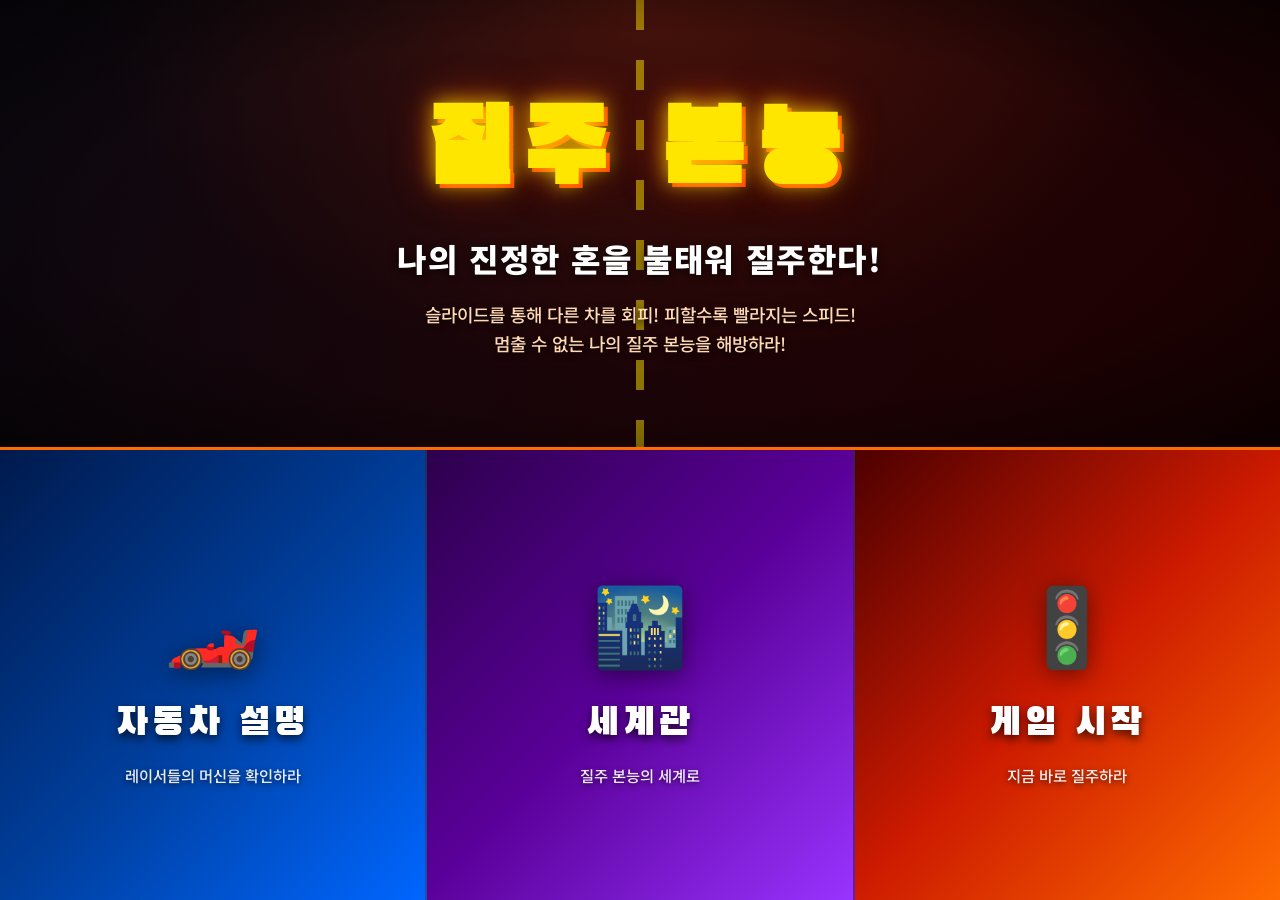
<file: index.html>
<!DOCTYPE html>
<html lang="ko">
<head>
    <meta charset="UTF-8">
    <meta name="viewport" content="width=device-width, initial-scale=1.0">
    <title>질주 본능 - 나의 진정한 혼을 불태워 질주한다!</title>
    <meta name="description" content="슬라이드를 통해 다른 차를 회피! 피할수록 빨라지는 스피드! 멈출 수 없는 나의 질주 본능을 해방하라!">
    <link rel="stylesheet" href="styles.css">
</head>
<body>
    <div class="main-container">

        <!-- ===== 상단 배너 (50% 높이) ===== -->
        <section class="banner">
            <div class="banner-content">
                <h1 class="game-title">질주 본능</h1>
                <p class="game-intro">나의 진정한 혼을 불태워 질주한다!</p>
                <p class="game-description">
                    슬라이드를 통해 다른 차를 회피! 피할수록 빨라지는 스피드!<br>
                    멈출 수 없는 나의 질주 본능을 해방하라!
                </p>
            </div>
        </section>

        <!-- ===== 하단 3개 버튼 (50% 높이, 가로 3등분) ===== -->
        <section class="button-section">
            <a href="cars.html" class="menu-button btn-cars">
                <div class="menu-icon">🏎️</div>
                <div class="menu-title">자동차 설명</div>
                <div class="menu-subtitle">레이서들의 머신을 확인하라</div>
            </a>

            <a href="world.html" class="menu-button btn-world">
                <div class="menu-icon">🌃</div>
                <div class="menu-title">세계관</div>
                <div class="menu-subtitle">질주 본능의 세계로</div>
            </a>

            <a href="game.html" class="menu-button btn-game">
                <div class="menu-icon">🚦</div>
                <div class="menu-title">게임 시작</div>
                <div class="menu-subtitle">지금 바로 질주하라</div>
            </a>
        </section>

    </div>
</body>
</html>
</file>
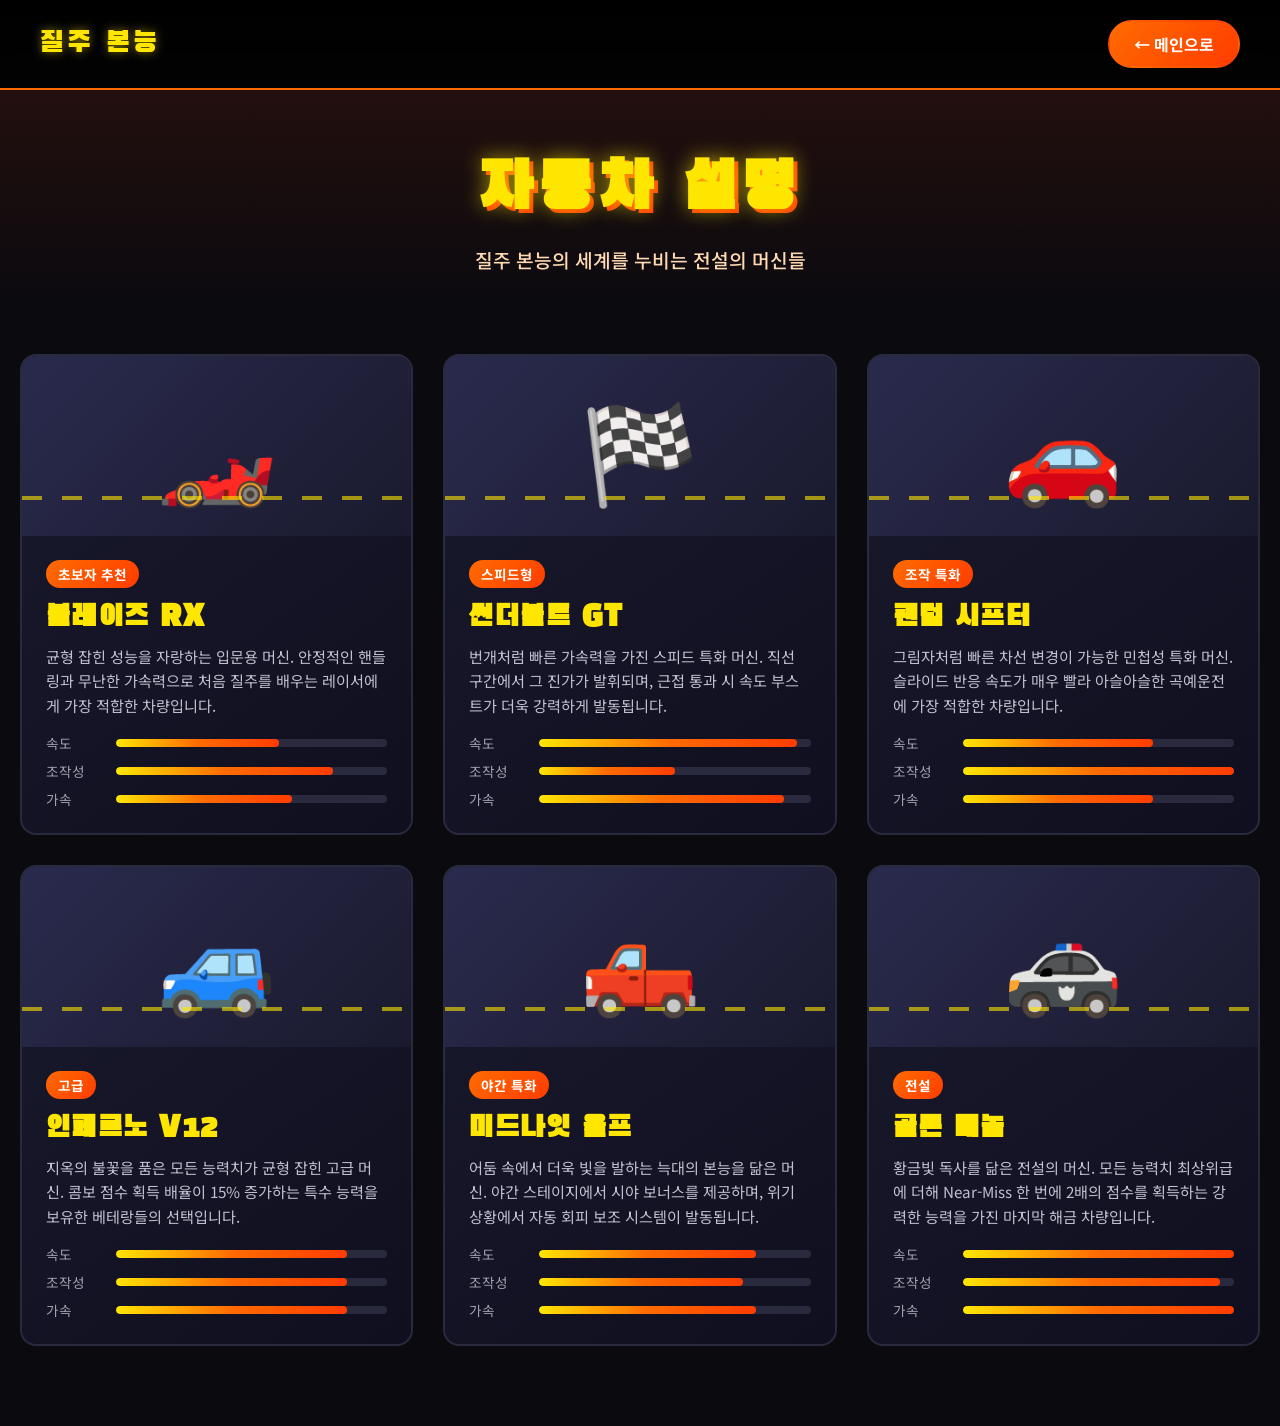
<file: cars.html>
<!DOCTYPE html>
<html lang="ko">
<head>
    <meta charset="UTF-8">
    <meta name="viewport" content="width=device-width, initial-scale=1.0">
    <title>자동차 설명 - 질주 본능</title>
    <link rel="stylesheet" href="styles.css">
</head>
<body class="sub-page-body">
    <div class="sub-page">

        <!-- 상단 헤더 -->
        <header class="sub-header">
            <a href="index.html" class="logo">질주 본능</a>
            <a href="index.html" class="back-button">← 메인으로</a>
        </header>

        <!-- 페이지 타이틀 -->
        <section class="page-title-section">
            <h1 class="page-title">자동차 설명</h1>
            <p class="page-subtitle">질주 본능의 세계를 누비는 전설의 머신들</p>
        </section>

        <!-- 자동차 카드 그리드 -->
        <section class="cars-grid">

            <!-- 1번 차량: 블레이즈 RX -->
            <div class="car-card">
                <div class="car-image">🏎️</div>
                <div class="car-info">
                    <div class="car-tag">초보자 추천</div>
                    <h2 class="car-name">블레이즈 RX</h2>
                    <p class="car-description">
                        균형 잡힌 성능을 자랑하는 입문용 머신. 안정적인 핸들링과 무난한 가속력으로
                        처음 질주를 배우는 레이서에게 가장 적합한 차량입니다.
                    </p>
                    <div class="car-stats">
                        <div class="stat-row">
                            <span class="stat-label">속도</span>
                            <div class="stat-bar"><div class="stat-fill" style="width: 60%;"></div></div>
                        </div>
                        <div class="stat-row">
                            <span class="stat-label">조작성</span>
                            <div class="stat-bar"><div class="stat-fill" style="width: 80%;"></div></div>
                        </div>
                        <div class="stat-row">
                            <span class="stat-label">가속</span>
                            <div class="stat-bar"><div class="stat-fill" style="width: 65%;"></div></div>
                        </div>
                    </div>
                </div>
            </div>

            <!-- 2번 차량: 썬더볼트 GT -->
            <div class="car-card">
                <div class="car-image">🏁</div>
                <div class="car-info">
                    <div class="car-tag">스피드형</div>
                    <h2 class="car-name">썬더볼트 GT</h2>
                    <p class="car-description">
                        번개처럼 빠른 가속력을 가진 스피드 특화 머신. 직선 구간에서 그 진가가 발휘되며,
                        근접 통과 시 속도 부스트가 더욱 강력하게 발동됩니다.
                    </p>
                    <div class="car-stats">
                        <div class="stat-row">
                            <span class="stat-label">속도</span>
                            <div class="stat-bar"><div class="stat-fill" style="width: 95%;"></div></div>
                        </div>
                        <div class="stat-row">
                            <span class="stat-label">조작성</span>
                            <div class="stat-bar"><div class="stat-fill" style="width: 50%;"></div></div>
                        </div>
                        <div class="stat-row">
                            <span class="stat-label">가속</span>
                            <div class="stat-bar"><div class="stat-fill" style="width: 90%;"></div></div>
                        </div>
                    </div>
                </div>
            </div>

            <!-- 3번 차량: 팬텀 시프터 -->
            <div class="car-card">
                <div class="car-image">🚗</div>
                <div class="car-info">
                    <div class="car-tag">조작 특화</div>
                    <h2 class="car-name">팬텀 시프터</h2>
                    <p class="car-description">
                        그림자처럼 빠른 차선 변경이 가능한 민첩성 특화 머신. 슬라이드 반응 속도가 매우 빨라
                        아슬아슬한 곡예운전에 가장 적합한 차량입니다.
                    </p>
                    <div class="car-stats">
                        <div class="stat-row">
                            <span class="stat-label">속도</span>
                            <div class="stat-bar"><div class="stat-fill" style="width: 70%;"></div></div>
                        </div>
                        <div class="stat-row">
                            <span class="stat-label">조작성</span>
                            <div class="stat-bar"><div class="stat-fill" style="width: 100%;"></div></div>
                        </div>
                        <div class="stat-row">
                            <span class="stat-label">가속</span>
                            <div class="stat-bar"><div class="stat-fill" style="width: 70%;"></div></div>
                        </div>
                    </div>
                </div>
            </div>

            <!-- 4번 차량: 인페르노 V12 -->
            <div class="car-card">
                <div class="car-image">🚙</div>
                <div class="car-info">
                    <div class="car-tag">고급</div>
                    <h2 class="car-name">인페르노 V12</h2>
                    <p class="car-description">
                        지옥의 불꽃을 품은 모든 능력치가 균형 잡힌 고급 머신. 콤보 점수 획득 배율이
                        15% 증가하는 특수 능력을 보유한 베테랑들의 선택입니다.
                    </p>
                    <div class="car-stats">
                        <div class="stat-row">
                            <span class="stat-label">속도</span>
                            <div class="stat-bar"><div class="stat-fill" style="width: 85%;"></div></div>
                        </div>
                        <div class="stat-row">
                            <span class="stat-label">조작성</span>
                            <div class="stat-bar"><div class="stat-fill" style="width: 85%;"></div></div>
                        </div>
                        <div class="stat-row">
                            <span class="stat-label">가속</span>
                            <div class="stat-bar"><div class="stat-fill" style="width: 85%;"></div></div>
                        </div>
                    </div>
                </div>
            </div>

            <!-- 5번 차량: 미드나잇 울프 -->
            <div class="car-card">
                <div class="car-image">🛻</div>
                <div class="car-info">
                    <div class="car-tag">야간 특화</div>
                    <h2 class="car-name">미드나잇 울프</h2>
                    <p class="car-description">
                        어둠 속에서 더욱 빛을 발하는 늑대의 본능을 닮은 머신. 야간 스테이지에서
                        시야 보너스를 제공하며, 위기 상황에서 자동 회피 보조 시스템이 발동됩니다.
                    </p>
                    <div class="car-stats">
                        <div class="stat-row">
                            <span class="stat-label">속도</span>
                            <div class="stat-bar"><div class="stat-fill" style="width: 80%;"></div></div>
                        </div>
                        <div class="stat-row">
                            <span class="stat-label">조작성</span>
                            <div class="stat-bar"><div class="stat-fill" style="width: 75%;"></div></div>
                        </div>
                        <div class="stat-row">
                            <span class="stat-label">가속</span>
                            <div class="stat-bar"><div class="stat-fill" style="width: 80%;"></div></div>
                        </div>
                    </div>
                </div>
            </div>

            <!-- 6번 차량: 골든 베놈 -->
            <div class="car-card">
                <div class="car-image">🚓</div>
                <div class="car-info">
                    <div class="car-tag">전설</div>
                    <h2 class="car-name">골든 베놈</h2>
                    <p class="car-description">
                        황금빛 독사를 닮은 전설의 머신. 모든 능력치 최상위급에 더해 Near-Miss 한 번에
                        2배의 점수를 획득하는 강력한 능력을 가진 마지막 해금 차량입니다.
                    </p>
                    <div class="car-stats">
                        <div class="stat-row">
                            <span class="stat-label">속도</span>
                            <div class="stat-bar"><div class="stat-fill" style="width: 100%;"></div></div>
                        </div>
                        <div class="stat-row">
                            <span class="stat-label">조작성</span>
                            <div class="stat-bar"><div class="stat-fill" style="width: 95%;"></div></div>
                        </div>
                        <div class="stat-row">
                            <span class="stat-label">가속</span>
                            <div class="stat-bar"><div class="stat-fill" style="width: 100%;"></div></div>
                        </div>
                    </div>
                </div>
            </div>

        </section>

    </div>
</body>
</html>
</file>
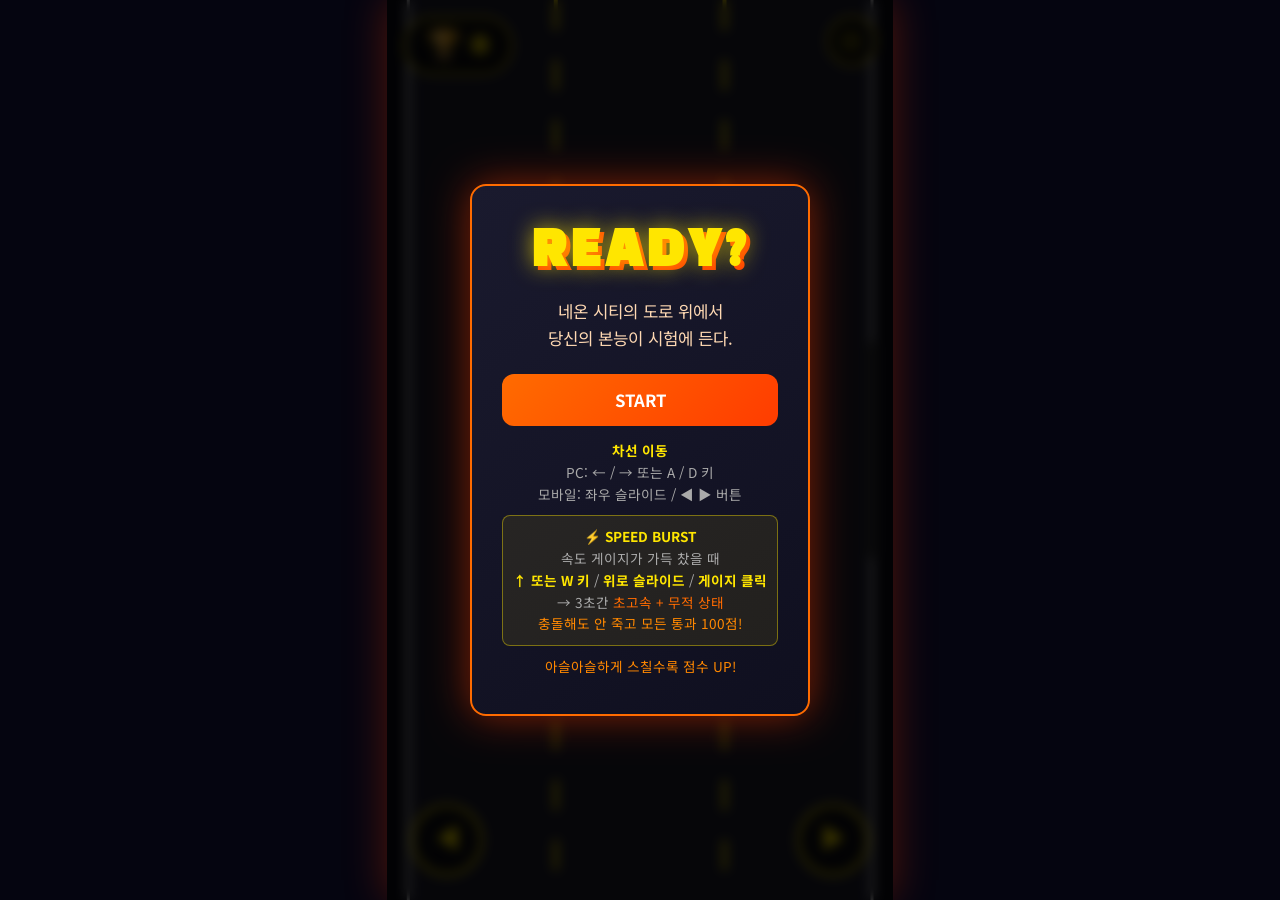
<file: game.html>
<!DOCTYPE html>
<html lang="ko">
<head>
    <meta charset="UTF-8">
    <meta name="viewport" content="width=device-width, initial-scale=1.0, user-scalable=no">
    <title>게임 시작 - 질주 본능</title>
    <link rel="stylesheet" href="styles.css">
    <style>
        body.game-body {
            margin: 0;
            overflow: hidden;
            background: #000;
            font-family: 'Noto Sans KR', sans-serif;
            color: #fff;
            height: 100vh;
            width: 100vw;
            user-select: none;
            -webkit-user-select: none;
        }

        .game-stage {
            position: fixed;
            inset: 0;
            display: flex;
            align-items: center;
            justify-content: center;
            background: #050510;
        }

        .game-canvas-wrapper {
            position: relative;
            height: min(100vh, calc(100vw * 16 / 9));
            width: min(100vw, calc(100vh * 9 / 16));
            background: #0a0a14;
            box-shadow: 0 0 40px rgba(255, 60, 0, 0.3);
        }

        canvas {
            display: block;
            width: 100%;
            height: 100%;
            touch-action: none;
        }

        /* ===== HUD ===== */
        .hud {
            position: absolute;
            top: 0;
            left: 0;
            right: 0;
            display: flex;
            justify-content: space-between;
            align-items: flex-start;
            padding: 16px;
            pointer-events: none;
            z-index: 10;
        }

        .hud-score {
            pointer-events: auto;
            background: rgba(0, 0, 0, 0.65);
            padding: 10px 22px;
            border-radius: 30px;
            border: 2px solid #ffe600;
            font-family: 'Black Han Sans', sans-serif;
            font-size: 1.7rem;
            color: #ffe600;
            text-shadow: 0 0 10px rgba(255, 230, 0, 0.5);
            letter-spacing: 0.05em;
        }

        .hud-settings {
            pointer-events: auto;
            background: rgba(0, 0, 0, 0.65);
            width: 50px;
            height: 50px;
            border-radius: 50%;
            border: 2px solid #ffe600;
            color: #ffe600;
            cursor: pointer;
            font-size: 1.6rem;
            display: flex;
            align-items: center;
            justify-content: center;
            transition: transform 0.3s;
        }

        .hud-settings:hover {
            transform: rotate(90deg);
        }

        /* ===== Speed Gauge ===== */
        .speed-gauge {
            position: absolute;
            right: 12px;
            top: 50%;
            transform: translateY(-50%);
            width: 18px;
            height: 220px;
            background: rgba(0, 0, 0, 0.5);
            border-radius: 9px;
            overflow: hidden;
            border: 2px solid rgba(255, 255, 255, 0.2);
            z-index: 5;
            cursor: pointer;
            pointer-events: auto;
            transition: transform 0.2s, box-shadow 0.2s, border-color 0.2s;
        }

        .speed-gauge-fill {
            position: absolute;
            bottom: 0;
            left: 0;
            width: 100%;
            background: linear-gradient(to top, #00ff66 0%, #ffe600 50%, #ff6b00 75%, #ff0000 100%);
            transition: height 0.3s ease;
            height: 0%;
        }

        /* 게이지 MAX 상태 — Burst 발동 가능 */
        .speed-gauge.max-ready {
            border-color: #ffe600;
            box-shadow:
                0 0 20px #ffe600,
                0 0 40px rgba(255, 107, 0, 0.6);
            animation: maxReadyPulse 0.5s ease-in-out infinite alternate;
        }

        @keyframes maxReadyPulse {
            from { transform: translateY(-50%) scale(1.0); }
            to   { transform: translateY(-50%) scale(1.15); }
        }

        /* Burst 활성 — 게이지 무지개 */
        .speed-gauge.bursting .speed-gauge-fill {
            background: linear-gradient(
                to top,
                #ff00ff 0%,
                #00ffff 25%,
                #ffff00 50%,
                #ff6b00 75%,
                #ff00ff 100%);
            background-size: 100% 300%;
            animation: rainbowSlide 0.4s linear infinite;
        }

        @keyframes rainbowSlide {
            from { background-position: 0 0; }
            to   { background-position: 0 300%; }
        }

        /* ===== Burst Overlay (전체 화면 효과) ===== */
        .burst-overlay {
            position: absolute;
            inset: 0;
            pointer-events: none;
            z-index: 9;
            background: repeating-linear-gradient(
                to bottom,
                transparent 0px,
                transparent 28px,
                rgba(255, 255, 255, 0.18) 28px,
                rgba(255, 255, 255, 0.18) 33px
            );
            animation: burstSpeedLines 0.1s linear infinite;
        }

        .burst-overlay.hidden {
            display: none;
        }

        @keyframes burstSpeedLines {
            from { background-position: 0 0; }
            to   { background-position: 0 33px; }
        }

        .burst-overlay::before {
            content: '';
            position: absolute;
            inset: 0;
            border: 6px solid #ffe600;
            box-shadow:
                inset 0 0 60px rgba(255, 215, 0, 0.7),
                0 0 30px rgba(255, 107, 0, 0.6);
            animation: burstBorder 0.3s linear infinite;
            pointer-events: none;
        }

        @keyframes burstBorder {
            0%, 100% { border-color: #ffe600; }
            50%      { border-color: #ff6b00; }
        }

        .burst-text {
            position: absolute;
            top: 30%;
            left: 50%;
            transform: translate(-50%, -50%);
            text-align: center;
            pointer-events: none;
        }

        .burst-label {
            font-family: 'Black Han Sans', sans-serif;
            font-size: 2.5rem;
            color: #ffe600;
            text-shadow:
                0 0 25px #ff6b00,
                4px 4px 0 #ff3c00;
            letter-spacing: 0.1em;
            animation: burstBlink 0.4s linear infinite;
        }

        @keyframes burstBlink {
            0%, 100% { opacity: 1; transform: scale(1); }
            50%      { opacity: 0.5; transform: scale(0.95); }
        }

        .burst-countdown {
            font-family: 'Black Han Sans', sans-serif;
            font-size: 5rem;
            color: #ffffff;
            text-shadow:
                0 0 30px #ffe600,
                6px 6px 0 #ff3c00;
            margin-top: 0.4rem;
        }

        /* ===== Score Popup (+N) ===== */
        .score-float {
            position: absolute;
            pointer-events: none;
            z-index: 7;
            font-family: 'Black Han Sans', sans-serif;
            font-size: 1.4rem;
            color: #ffe600;
            text-shadow:
                0 0 8px #000,
                2px 2px 0 #ff3c00;
            animation: scoreFloatAnim 0.7s ease-out forwards;
        }

        .score-float.big {
            font-size: 2rem;
            color: #ff6b00;
        }

        @keyframes scoreFloatAnim {
            0%   { opacity: 0; transform: translate(-50%, 0) scale(0.7); }
            20%  { opacity: 1; transform: translate(-50%, -10px) scale(1.1); }
            100% { opacity: 0; transform: translate(-50%, -50px) scale(1); }
        }

        /* ===== Near Miss Popup ===== */
        .near-miss-popup {
            position: absolute;
            top: 25%;
            left: 50%;
            transform: translate(-50%, -50%);
            font-family: 'Black Han Sans', sans-serif;
            font-size: 2.4rem;
            color: #ffe600;
            text-shadow:
                0 0 20px rgba(255, 107, 0, 0.9),
                4px 4px 0 #ff3c00;
            letter-spacing: 0.05em;
            pointer-events: none;
            opacity: 0;
            z-index: 8;
            white-space: nowrap;
        }

        .near-miss-popup.show {
            animation: nearMissAnim 0.6s ease-out forwards;
        }

        @keyframes nearMissAnim {
            0%   { opacity: 0; transform: translate(-50%, -50%) scale(0.5); }
            30%  { opacity: 1; transform: translate(-50%, -50%) scale(1.25); }
            70%  { opacity: 1; transform: translate(-50%, -50%) scale(1); }
            100% { opacity: 0; transform: translate(-50%, -50%) scale(0.95); }
        }

        /* ===== Lane Buttons (화면 하단 ◀ ▶) ===== */
        .lane-buttons {
            position: absolute;
            bottom: 24px;
            left: 0;
            right: 0;
            display: flex;
            justify-content: space-between;
            padding: 0 24px;
            pointer-events: none;
            z-index: 6;
        }

        .lane-btn {
            pointer-events: auto;
            width: 72px;
            height: 72px;
            border-radius: 50%;
            background: rgba(0, 0, 0, 0.55);
            border: 3px solid #ffe600;
            color: #ffe600;
            font-size: 1.8rem;
            font-weight: 900;
            cursor: pointer;
            display: flex;
            align-items: center;
            justify-content: center;
            transition: transform 0.1s, background 0.15s;
            backdrop-filter: blur(4px);
        }

        .lane-btn:active {
            transform: scale(0.92);
            background: rgba(255, 230, 0, 0.25);
        }

        /* ===== Popup Overlay ===== */
        .popup-overlay {
            position: absolute;
            inset: 0;
            background: rgba(0, 0, 0, 0.78);
            display: flex;
            align-items: center;
            justify-content: center;
            z-index: 100;
            backdrop-filter: blur(6px);
            padding: 20px;
        }

        .popup-overlay.hidden {
            display: none;
        }

        .popup-card {
            background: linear-gradient(145deg, #1a1a2e 0%, #0f0f1f 100%);
            border: 2px solid #ff6b00;
            border-radius: 16px;
            padding: 32px 28px;
            min-width: 260px;
            max-width: 90%;
            box-shadow: 0 0 40px rgba(255, 60, 0, 0.5);
        }

        .popup-title {
            font-family: 'Black Han Sans', sans-serif;
            font-size: 1.9rem;
            color: #ffe600;
            text-align: center;
            margin-bottom: 22px;
            letter-spacing: 0.05em;
            text-shadow: 0 0 15px rgba(255, 230, 0, 0.4);
        }

        .popup-btn {
            display: block;
            width: 100%;
            padding: 14px;
            margin: 10px 0;
            background: linear-gradient(135deg, #ff6b00 0%, #ff3c00 100%);
            color: #ffffff;
            border: none;
            border-radius: 12px;
            font-size: 1.05rem;
            font-weight: 700;
            font-family: inherit;
            cursor: pointer;
            transition: transform 0.2s, box-shadow 0.2s;
        }

        .popup-btn:hover {
            transform: translateY(-2px);
            box-shadow: 0 6px 20px rgba(255, 60, 0, 0.5);
        }

        .popup-btn.secondary {
            background: linear-gradient(135deg, #2a2a44 0%, #1a1a2e 100%);
            border: 1px solid #555;
        }

        .popup-btn.secondary:hover {
            box-shadow: 0 6px 20px rgba(255, 230, 0, 0.2);
        }

        .slider-row {
            margin: 18px 0;
        }

        .slider-row label {
            display: flex;
            justify-content: space-between;
            margin-bottom: 8px;
            color: #ffd9b3;
            font-size: 1rem;
            font-weight: 700;
        }

        .slider-row input[type=range] {
            width: 100%;
            accent-color: #ff6b00;
            cursor: pointer;
        }

        .slider-value {
            color: #ffe600;
            font-weight: 700;
            font-size: 0.95rem;
        }

        /* ===== Game Over Screen ===== */
        .game-over-final {
            text-align: center;
            margin-bottom: 12px;
        }

        .game-over-final .label {
            color: #c0c0d0;
            font-size: 0.95rem;
            margin-bottom: 4px;
        }

        .game-over-final .value {
            font-family: 'Black Han Sans', sans-serif;
            font-size: 2.8rem;
            color: #ffe600;
            text-shadow: 0 0 18px rgba(255, 230, 0, 0.6);
        }

        .game-over-best {
            color: #ffd9b3;
            font-size: 0.95rem;
            text-align: center;
            margin-top: 4px;
        }

        .new-record {
            color: #ff6b00;
            font-family: 'Black Han Sans', sans-serif;
            font-size: 1.3rem;
            text-align: center;
            margin: 10px 0;
            animation: blink 0.9s infinite;
            text-shadow: 0 0 10px rgba(255, 107, 0, 0.6);
        }

        @keyframes blink {
            50% { opacity: 0.4; }
        }

        /* ===== Start Screen ===== */
        .start-card {
            text-align: center;
            padding: 36px 30px;
        }

        .start-title {
            font-family: 'Black Han Sans', sans-serif;
            font-size: 3rem;
            color: #ffe600;
            text-shadow:
                0 0 22px rgba(255, 230, 0, 0.7),
                4px 4px 0 #ff3c00;
            margin-bottom: 1rem;
            letter-spacing: 0.1em;
        }

        .start-text {
            color: #ffd9b3;
            font-size: 1.05rem;
            line-height: 1.6;
            margin-bottom: 22px;
        }

        .start-controls {
            color: #aaa;
            font-size: 0.85rem;
            margin-top: 14px;
            line-height: 1.6;
        }

        .start-controls strong {
            color: #ffe600;
        }
    </style>
</head>
<body class="game-body">

    <div class="game-stage">
        <div class="game-canvas-wrapper">
            <canvas id="gameCanvas"></canvas>

            <!-- HUD: 점수 (왼쪽 상단) + 설정 (오른쪽 상단) -->
            <div class="hud">
                <div class="hud-score">🏆 <span id="scoreText">0</span></div>
                <button class="hud-settings" id="btnSettings" title="설정">⚙</button>
            </div>

            <!-- 속도 게이지 (우측 사이드) - 클릭/탭하여 Burst 발동 -->
            <div class="speed-gauge" id="speedGauge" title="Burst (게이지 MAX 시)">
                <div class="speed-gauge-fill" id="speedFill"></div>
            </div>

            <!-- Near Miss 팝업 -->
            <div class="near-miss-popup" id="nearMissPopup">NEAR MISS!</div>

            <!-- Speed Burst 전체 오버레이 -->
            <div class="burst-overlay hidden" id="burstOverlay">
                <div class="burst-text">
                    <div class="burst-label">⚡ BURST! ⚡</div>
                    <div class="burst-countdown" id="burstCountdown">3</div>
                </div>
            </div>

            <!-- Score Popup 컨테이너 (+N 점수 표시용 동적 요소들) -->
            <div id="scoreFloatContainer" style="position:absolute; inset:0; pointer-events:none; z-index:7;"></div>

            <!-- 화면 하단 차선 변경 버튼 -->
            <div class="lane-buttons">
                <button class="lane-btn" id="btnLeft" aria-label="왼쪽 차선">◀</button>
                <button class="lane-btn" id="btnRight" aria-label="오른쪽 차선">▶</button>
            </div>

            <!-- ============================== -->
            <!-- 시작 화면 -->
            <!-- ============================== -->
            <div class="popup-overlay" id="startScreen">
                <div class="popup-card start-card">
                    <h1 class="start-title">READY?</h1>
                    <p class="start-text">
                        네온 시티의 도로 위에서<br>
                        당신의 본능이 시험에 든다.
                    </p>
                    <button class="popup-btn" id="btnStart">START</button>
                    <div class="start-controls">
                        <p style="margin-bottom:10px;">
                            <strong>차선 이동</strong><br>
                            PC: ← / → 또는 A / D 키<br>
                            모바일: 좌우 슬라이드 / ◀ ▶ 버튼
                        </p>
                        <p style="margin-bottom:10px; padding:10px; background:rgba(255,230,0,0.08); border:1px solid rgba(255,230,0,0.4); border-radius:8px;">
                            <strong style="color:#ffe600;">⚡ SPEED BURST</strong><br>
                            속도 게이지가 가득 찼을 때<br>
                            <strong>↑ 또는 W 키</strong> / <strong>위로 슬라이드</strong> / <strong>게이지 클릭</strong><br>
                            → 3초간 <span style="color:#ff6b00;">초고속 + 무적 상태</span><br>
                            <span style="color:#ff8800;">충돌해도 안 죽고 모든 통과 100점!</span>
                        </p>
                        <p style="color:#ff8800;">아슬아슬하게 스칠수록 점수 UP!</p>
                    </div>
                </div>
            </div>

            <!-- ============================== -->
            <!-- 설정 팝업 -->
            <!-- ============================== -->
            <div class="popup-overlay hidden" id="settingsPopup">
                <div class="popup-card">
                    <div class="popup-title">⚙ 설정</div>
                    <button class="popup-btn" id="btnResume">게임 돌아가기</button>
                    <button class="popup-btn secondary" id="btnOptions">옵션</button>
                    <button class="popup-btn secondary" id="btnGiveUp">게임 포기</button>
                </div>
            </div>

            <!-- ============================== -->
            <!-- 옵션 팝업 -->
            <!-- ============================== -->
            <div class="popup-overlay hidden" id="optionsPopup">
                <div class="popup-card">
                    <div class="popup-title"><span id="btnMute" title="음소거 토글" style="cursor:pointer; user-select:none; transition:filter 0.2s;">🎵</span> 옵션</div>
                    <div class="slider-row">
                        <label>
                            <span>배경 음악</span>
                            <span class="slider-value" id="bgmVal">60%</span>
                        </label>
                        <input type="range" id="bgmSlider" min="0" max="100" value="60">
                    </div>
                    <div class="slider-row">
                        <label>
                            <span>효과음</span>
                            <span class="slider-value" id="sfxVal">80%</span>
                        </label>
                        <input type="range" id="sfxSlider" min="0" max="100" value="80">
                    </div>
                    <button class="popup-btn secondary" id="btnBackToSettings">← 설정으로 돌아가기</button>
                </div>
            </div>

            <!-- ============================== -->
            <!-- 게임 오버 화면 -->
            <!-- ============================== -->
            <div class="popup-overlay hidden" id="gameOverScreen">
                <div class="popup-card">
                    <div class="popup-title" style="color:#ff3c00;">GAME OVER</div>
                    <div class="game-over-final">
                        <div class="label">최종 점수</div>
                        <div class="value" id="finalScore">0</div>
                    </div>
                    <div class="new-record" id="newRecord" style="display:none;">★ NEW RECORD! ★</div>
                    <div class="game-over-best">최고 기록: <span id="bestScore">0</span></div>
                    <div style="margin-top: 22px;">
                        <button class="popup-btn" id="btnRestart">다시 시작</button>
                        <button class="popup-btn secondary" onclick="location.href='index.html'">메인으로</button>
                    </div>
                </div>
            </div>
        </div>
    </div>

    <script src="game.js"></script>
</body>
</html>
</file>
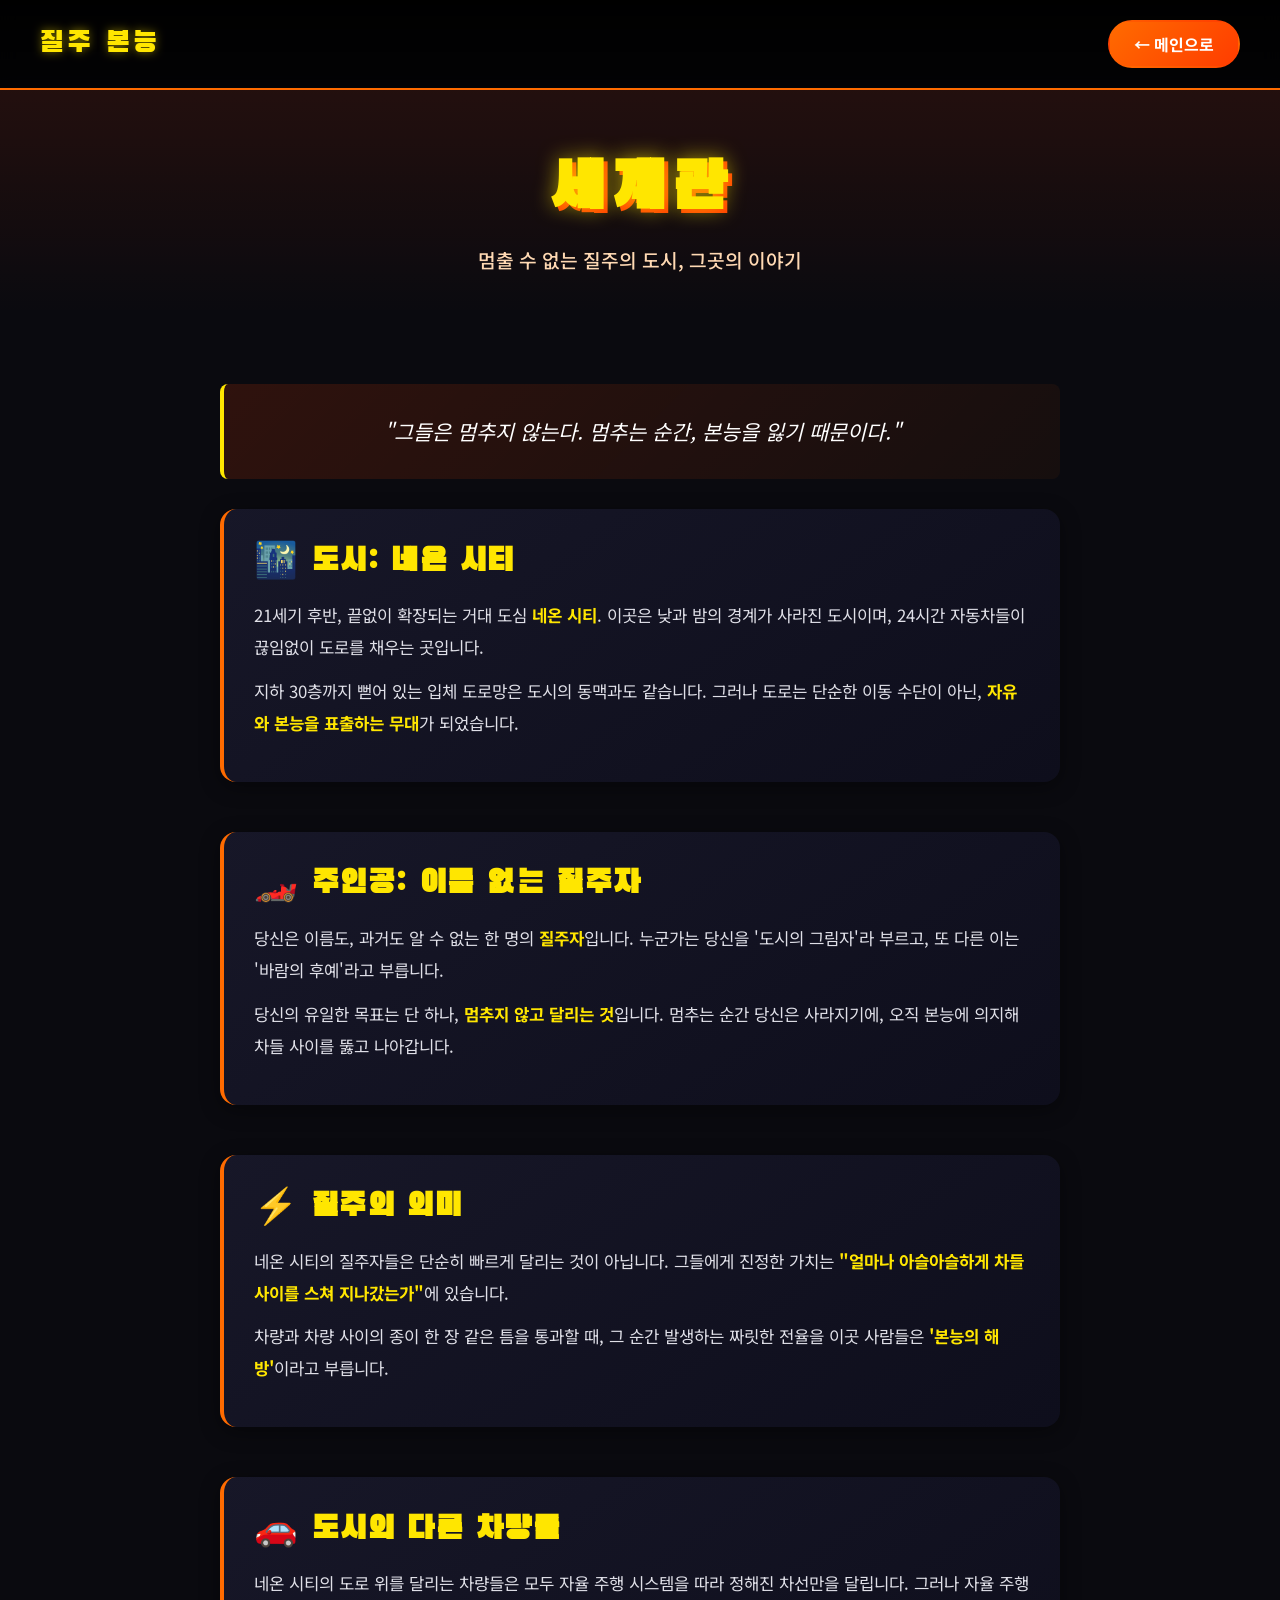
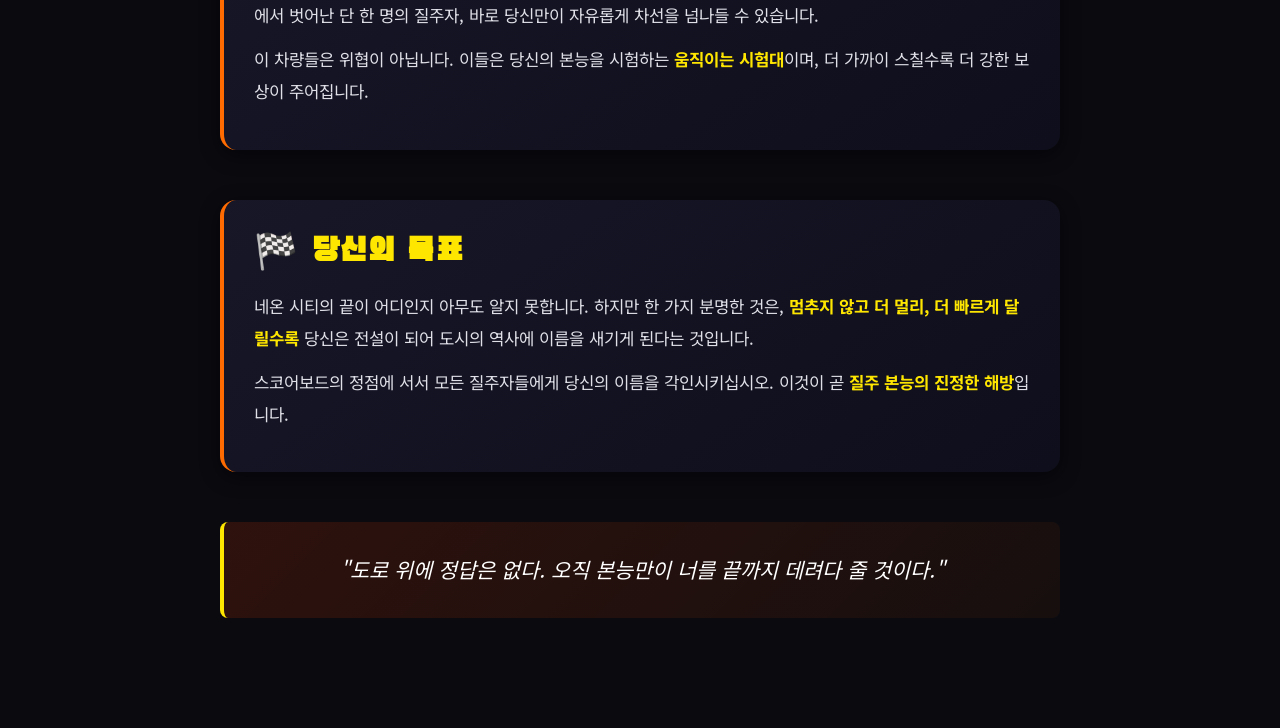
<file: world.html>
<!DOCTYPE html>
<html lang="ko">
<head>
    <meta charset="UTF-8">
    <meta name="viewport" content="width=device-width, initial-scale=1.0">
    <title>세계관 - 질주 본능</title>
    <link rel="stylesheet" href="styles.css">
</head>
<body class="sub-page-body">
    <div class="sub-page">

        <!-- 상단 헤더 -->
        <header class="sub-header">
            <a href="index.html" class="logo">질주 본능</a>
            <a href="index.html" class="back-button">← 메인으로</a>
        </header>

        <!-- 페이지 타이틀 -->
        <section class="page-title-section">
            <h1 class="page-title">세계관</h1>
            <p class="page-subtitle">멈출 수 없는 질주의 도시, 그곳의 이야기</p>
        </section>

        <!-- 세계관 본문 -->
        <section class="world-content">

            <div class="world-quote">
                "그들은 멈추지 않는다. 멈추는 순간, 본능을 잃기 때문이다."
            </div>

            <!-- 1. 배경 -->
            <div class="world-section">
                <h2><span class="emoji">🌃</span> 도시: 네온 시티</h2>
                <p>
                    21세기 후반, 끝없이 확장되는 거대 도심 <span class="highlight">네온 시티</span>.
                    이곳은 낮과 밤의 경계가 사라진 도시이며, 24시간 자동차들이 끊임없이 도로를 채우는 곳입니다.
                </p>
                <p>
                    지하 30층까지 뻗어 있는 입체 도로망은 도시의 동맥과도 같습니다.
                    그러나 도로는 단순한 이동 수단이 아닌, <span class="highlight">자유와 본능을 표출하는 무대</span>가 되었습니다.
                </p>
            </div>

            <!-- 2. 주인공 -->
            <div class="world-section">
                <h2><span class="emoji">🏎️</span> 주인공: 이름 없는 질주자</h2>
                <p>
                    당신은 이름도, 과거도 알 수 없는 한 명의 <span class="highlight">질주자</span>입니다.
                    누군가는 당신을 '도시의 그림자'라 부르고, 또 다른 이는 '바람의 후예'라고 부릅니다.
                </p>
                <p>
                    당신의 유일한 목표는 단 하나, <span class="highlight">멈추지 않고 달리는 것</span>입니다.
                    멈추는 순간 당신은 사라지기에, 오직 본능에 의지해 차들 사이를 뚫고 나아갑니다.
                </p>
            </div>

            <!-- 3. 질주의 의미 -->
            <div class="world-section">
                <h2><span class="emoji">⚡</span> 질주의 의미</h2>
                <p>
                    네온 시티의 질주자들은 단순히 빠르게 달리는 것이 아닙니다.
                    그들에게 진정한 가치는 <span class="highlight">"얼마나 아슬아슬하게 차들 사이를 스쳐 지나갔는가"</span>에 있습니다.
                </p>
                <p>
                    차량과 차량 사이의 종이 한 장 같은 틈을 통과할 때, 그 순간 발생하는 짜릿한 전율을
                    이곳 사람들은 <span class="highlight">'본능의 해방'</span>이라고 부릅니다.
                </p>
            </div>

            <!-- 4. 도시의 차량들 -->
            <div class="world-section">
                <h2><span class="emoji">🚗</span> 도시의 다른 차량들</h2>
                <p>
                    네온 시티의 도로 위를 달리는 차량들은 모두 자율 주행 시스템을 따라 정해진 차선만을 달립니다.
                    그러나 자율 주행에서 벗어난 단 한 명의 질주자, 바로 당신만이 자유롭게 차선을 넘나들 수 있습니다.
                </p>
                <p>
                    이 차량들은 위협이 아닙니다. 이들은 당신의 본능을 시험하는 <span class="highlight">움직이는 시험대</span>이며,
                    더 가까이 스칠수록 더 강한 보상이 주어집니다.
                </p>
            </div>

            <!-- 5. 게임의 목표 -->
            <div class="world-section">
                <h2><span class="emoji">🏁</span> 당신의 목표</h2>
                <p>
                    네온 시티의 끝이 어디인지 아무도 알지 못합니다.
                    하지만 한 가지 분명한 것은, <span class="highlight">멈추지 않고 더 멀리, 더 빠르게 달릴수록</span>
                    당신은 전설이 되어 도시의 역사에 이름을 새기게 된다는 것입니다.
                </p>
                <p>
                    스코어보드의 정점에 서서 모든 질주자들에게 당신의 이름을 각인시키십시오.
                    이것이 곧 <span class="highlight">질주 본능의 진정한 해방</span>입니다.
                </p>
            </div>

            <div class="world-quote">
                "도로 위에 정답은 없다. 오직 본능만이 너를 끝까지 데려다 줄 것이다."
            </div>

        </section>

    </div>
</body>
</html>
</file>
<file: styles.css>
/* ================================
   질주 본능 - 공용 스타일시트
   ================================ */

@import url('https://fonts.googleapis.com/css2?family=Black+Han+Sans&family=Noto+Sans+KR:wght@400;500;700;900&display=swap');

* {
    margin: 0;
    padding: 0;
    box-sizing: border-box;
}

html, body {
    height: 100%;
    width: 100%;
    overflow: hidden;
    font-family: 'Noto Sans KR', sans-serif;
    background-color: #0a0a0f;
    color: #ffffff;
}

/* ================================
   메인 페이지 (index.html) 레이아웃
   ================================ */

.main-container {
    height: 100vh;
    width: 100vw;
    display: flex;
    flex-direction: column;
    overflow: hidden;
}

/* ===== 상단 배너 (50% 높이) ===== */
.banner {
    flex: 0 0 50%;
    position: relative;
    background:
        linear-gradient(135deg, rgba(10, 10, 20, 0.85) 0%, rgba(40, 0, 0, 0.7) 100%),
        radial-gradient(ellipse at top, #ff3c00 0%, #1a0000 60%, #000000 100%);
    overflow: hidden;
    display: flex;
    align-items: center;
    justify-content: center;
    border-bottom: 3px solid #ff6b00;
    box-shadow: 0 0 40px rgba(255, 60, 0, 0.6);
}

/* 배너 배경 - 도로 라인 애니메이션 */
.banner::before {
    content: '';
    position: absolute;
    top: 0;
    left: 50%;
    transform: translateX(-50%);
    width: 8px;
    height: 200%;
    background: repeating-linear-gradient(
        to bottom,
        #ffe600 0px,
        #ffe600 30px,
        transparent 30px,
        transparent 60px
    );
    opacity: 0.5;
    animation: roadScroll 1.2s linear infinite;
}

.banner::after {
    content: '';
    position: absolute;
    top: 0;
    left: 0;
    width: 100%;
    height: 100%;
    background: radial-gradient(
        ellipse at center,
        transparent 0%,
        transparent 60%,
        rgba(0, 0, 0, 0.6) 100%
    );
    pointer-events: none;
}

@keyframes roadScroll {
    from { transform: translate(-50%, 0); }
    to { transform: translate(-50%, -50%); }
}

.banner-content {
    position: relative;
    z-index: 2;
    text-align: center;
    padding: 0 20px;
    max-width: 1200px;
}

.game-title {
    font-family: 'Black Han Sans', sans-serif;
    font-size: clamp(3rem, 8vw, 7rem);
    color: #ffe600;
    text-shadow:
        0 0 20px rgba(255, 230, 0, 0.8),
        0 0 40px rgba(255, 60, 0, 0.6),
        4px 4px 0 #ff3c00,
        8px 8px 20px rgba(0, 0, 0, 0.8);
    letter-spacing: 0.1em;
    margin-bottom: 1rem;
    animation: titlePulse 2s ease-in-out infinite;
}

@keyframes titlePulse {
    0%, 100% { transform: scale(1); }
    50% { transform: scale(1.03); }
}

.game-intro {
    font-size: clamp(1.2rem, 2.5vw, 2rem);
    font-weight: 900;
    color: #ffffff;
    margin-bottom: 1.2rem;
    text-shadow: 0 2px 8px rgba(0, 0, 0, 0.8);
    letter-spacing: 0.05em;
}

.game-description {
    font-size: clamp(0.9rem, 1.4vw, 1.2rem);
    font-weight: 500;
    color: #ffd9b3;
    line-height: 1.6;
    text-shadow: 0 2px 6px rgba(0, 0, 0, 0.8);
    max-width: 800px;
    margin: 0 auto;
}

/* ===== 하단 3개 버튼 (50% 높이) ===== */
.button-section {
    flex: 0 0 50%;
    display: flex;
    flex-direction: row;
    width: 100%;
    overflow: hidden;
}

.menu-button {
    flex: 1;
    height: 100%;
    border: none;
    cursor: pointer;
    position: relative;
    overflow: hidden;
    display: flex;
    flex-direction: column;
    align-items: center;
    justify-content: center;
    gap: 1rem;
    color: #ffffff;
    text-decoration: none;
    transition: all 0.3s ease;
    border-right: 2px solid rgba(255, 255, 255, 0.1);
}

.menu-button:last-child {
    border-right: none;
}

.menu-button::before {
    content: '';
    position: absolute;
    top: 0;
    left: 0;
    width: 100%;
    height: 100%;
    background: linear-gradient(135deg, transparent 0%, rgba(255, 255, 255, 0.15) 100%);
    opacity: 0;
    transition: opacity 0.3s ease;
}

.menu-button:hover::before {
    opacity: 1;
}

.menu-button:hover {
    transform: scale(1.02);
    z-index: 5;
    box-shadow: 0 0 50px rgba(255, 255, 255, 0.3);
}

.menu-button:active {
    transform: scale(0.98);
}

/* 자동차 설명 버튼 - 파란색 계열 */
.btn-cars {
    background: linear-gradient(135deg, #001a4d 0%, #003d99 50%, #0066ff 100%);
}

/* 세계관 설명 버튼 - 보라색 계열 */
.btn-world {
    background: linear-gradient(135deg, #2d004d 0%, #5a0099 50%, #9933ff 100%);
}

/* 게임 시작 버튼 - 빨강/주황 계열 */
.btn-game {
    background: linear-gradient(135deg, #4d0000 0%, #cc1a00 50%, #ff6b00 100%);
    animation: gameBtnGlow 2s ease-in-out infinite;
}

@keyframes gameBtnGlow {
    0%, 100% { box-shadow: inset 0 0 30px rgba(255, 230, 0, 0.2); }
    50% { box-shadow: inset 0 0 60px rgba(255, 230, 0, 0.5); }
}

.menu-icon {
    font-size: clamp(3rem, 6vw, 5rem);
    margin-bottom: 0.5rem;
    filter: drop-shadow(0 4px 12px rgba(0, 0, 0, 0.5));
    position: relative;
    z-index: 1;
}

.menu-title {
    font-family: 'Black Han Sans', sans-serif;
    font-size: clamp(1.5rem, 3vw, 2.5rem);
    letter-spacing: 0.1em;
    text-shadow: 0 4px 10px rgba(0, 0, 0, 0.7);
    position: relative;
    z-index: 1;
}

.menu-subtitle {
    font-size: clamp(0.8rem, 1.2vw, 1rem);
    font-weight: 500;
    opacity: 0.9;
    text-shadow: 0 2px 6px rgba(0, 0, 0, 0.7);
    position: relative;
    z-index: 1;
}

/* ================================
   서브 페이지 공통 (cars/world/game)
   ================================ */

.sub-page {
    min-height: 100vh;
    width: 100%;
    overflow-y: auto;
}

body.sub-page-body {
    overflow-y: auto;
    overflow-x: hidden;
    height: auto;
    min-height: 100vh;
}

/* 서브페이지 상단 헤더 */
.sub-header {
    width: 100%;
    padding: 20px 40px;
    background: linear-gradient(180deg, rgba(0, 0, 0, 0.95) 0%, rgba(0, 0, 0, 0.7) 100%);
    border-bottom: 2px solid #ff6b00;
    display: flex;
    justify-content: space-between;
    align-items: center;
    position: sticky;
    top: 0;
    z-index: 100;
    backdrop-filter: blur(10px);
}

.sub-header .logo {
    font-family: 'Black Han Sans', sans-serif;
    font-size: 1.8rem;
    color: #ffe600;
    text-decoration: none;
    text-shadow: 0 0 10px rgba(255, 230, 0, 0.5);
    letter-spacing: 0.1em;
}

.back-button {
    padding: 10px 24px;
    background: linear-gradient(135deg, #ff6b00 0%, #ff3c00 100%);
    color: #ffffff;
    text-decoration: none;
    border-radius: 30px;
    font-weight: 700;
    font-size: 1rem;
    transition: all 0.3s ease;
    border: 2px solid transparent;
}

.back-button:hover {
    transform: translateY(-2px);
    box-shadow: 0 5px 20px rgba(255, 60, 0, 0.5);
    border-color: #ffe600;
}

/* 서브페이지 타이틀 영역 */
.page-title-section {
    text-align: center;
    padding: 60px 20px 40px;
    background: linear-gradient(180deg, rgba(255, 60, 0, 0.1) 0%, transparent 100%);
}

.page-title {
    font-family: 'Black Han Sans', sans-serif;
    font-size: clamp(2.5rem, 5vw, 4rem);
    color: #ffe600;
    text-shadow:
        0 0 20px rgba(255, 230, 0, 0.6),
        4px 4px 0 #ff3c00;
    letter-spacing: 0.1em;
    margin-bottom: 1rem;
}

.page-subtitle {
    font-size: clamp(1rem, 1.5vw, 1.3rem);
    color: #ffd9b3;
    font-weight: 500;
}

/* ================================
   자동차 설명 페이지 (cars.html)
   ================================ */

.cars-grid {
    display: grid;
    grid-template-columns: repeat(auto-fit, minmax(320px, 1fr));
    gap: 30px;
    max-width: 1300px;
    margin: 0 auto;
    padding: 40px 20px 80px;
}

.car-card {
    background: linear-gradient(145deg, #1a1a2e 0%, #0f0f1f 100%);
    border-radius: 16px;
    overflow: hidden;
    border: 2px solid #2a2a3e;
    transition: all 0.3s ease;
    position: relative;
}

.car-card:hover {
    transform: translateY(-8px);
    border-color: #ff6b00;
    box-shadow: 0 15px 40px rgba(255, 60, 0, 0.3);
}

.car-image {
    height: 180px;
    display: flex;
    align-items: center;
    justify-content: center;
    font-size: 6rem;
    background: linear-gradient(135deg, #2a2a4e 0%, #1a1a2e 100%);
    position: relative;
    overflow: hidden;
}

.car-image::before {
    content: '';
    position: absolute;
    bottom: 20%;
    left: 0;
    width: 100%;
    height: 4px;
    background: repeating-linear-gradient(
        to right,
        #ffe600 0px,
        #ffe600 20px,
        transparent 20px,
        transparent 40px
    );
    opacity: 0.6;
}

.car-info {
    padding: 24px;
}

.car-name {
    font-family: 'Black Han Sans', sans-serif;
    font-size: 1.8rem;
    color: #ffe600;
    margin-bottom: 0.5rem;
    letter-spacing: 0.05em;
}

.car-tag {
    display: inline-block;
    padding: 4px 12px;
    background: linear-gradient(135deg, #ff6b00 0%, #ff3c00 100%);
    color: #ffffff;
    font-size: 0.85rem;
    font-weight: 700;
    border-radius: 20px;
    margin-bottom: 12px;
}

.car-description {
    font-size: 0.95rem;
    color: #c0c0d0;
    line-height: 1.6;
    margin-bottom: 16px;
}

.car-stats {
    display: flex;
    flex-direction: column;
    gap: 8px;
}

.stat-row {
    display: flex;
    align-items: center;
    gap: 10px;
}

.stat-label {
    font-size: 0.85rem;
    color: #a0a0b0;
    width: 60px;
    flex-shrink: 0;
}

.stat-bar {
    flex: 1;
    height: 8px;
    background: #2a2a3e;
    border-radius: 4px;
    overflow: hidden;
}

.stat-fill {
    height: 100%;
    background: linear-gradient(90deg, #ffe600 0%, #ff6b00 50%, #ff3c00 100%);
    border-radius: 4px;
    transition: width 1s ease;
}

/* ================================
   세계관 페이지 (world.html)
   ================================ */

.world-content {
    max-width: 900px;
    margin: 0 auto;
    padding: 40px 30px 80px;
}

.world-section {
    margin-bottom: 50px;
    padding: 30px;
    background: linear-gradient(145deg, rgba(26, 26, 46, 0.8) 0%, rgba(15, 15, 31, 0.8) 100%);
    border-radius: 16px;
    border-left: 4px solid #ff6b00;
    box-shadow: 0 5px 20px rgba(0, 0, 0, 0.4);
}

.world-section h2 {
    font-family: 'Black Han Sans', sans-serif;
    font-size: 2rem;
    color: #ffe600;
    margin-bottom: 16px;
    letter-spacing: 0.05em;
    display: flex;
    align-items: center;
    gap: 12px;
}

.world-section h2 .emoji {
    font-size: 2.2rem;
}

.world-section p {
    font-size: 1.05rem;
    line-height: 1.9;
    color: #e0e0e8;
    margin-bottom: 12px;
}

.world-section .highlight {
    color: #ffe600;
    font-weight: 700;
}

.world-quote {
    margin: 30px 0;
    padding: 30px;
    background: linear-gradient(135deg, rgba(255, 60, 0, 0.15) 0%, rgba(255, 107, 0, 0.05) 100%);
    border-left: 4px solid #ffe600;
    border-radius: 8px;
    font-size: 1.3rem;
    font-style: italic;
    color: #ffffff;
    text-align: center;
    line-height: 1.7;
}

/* ================================
   게임 시작 페이지 (game.html)
   ================================ */

.game-page-body {
    overflow: hidden;
    background: #000;
}

.game-container {
    height: 100vh;
    width: 100vw;
    display: flex;
    flex-direction: column;
    align-items: center;
    justify-content: center;
    background:
        radial-gradient(ellipse at center, #1a0000 0%, #000000 70%);
    position: relative;
    overflow: hidden;
}

.game-container::before {
    content: '';
    position: absolute;
    top: 0;
    left: 50%;
    transform: translateX(-50%);
    width: 8px;
    height: 200%;
    background: repeating-linear-gradient(
        to bottom,
        #ffe600 0px,
        #ffe600 40px,
        transparent 40px,
        transparent 80px
    );
    opacity: 0.4;
    animation: roadScroll 0.8s linear infinite;
}

.game-ready {
    text-align: center;
    z-index: 2;
    padding: 40px;
    background: rgba(0, 0, 0, 0.7);
    border-radius: 20px;
    border: 2px solid #ff6b00;
    box-shadow: 0 0 60px rgba(255, 60, 0, 0.5);
    backdrop-filter: blur(8px);
    max-width: 600px;
}

.game-ready h1 {
    font-family: 'Black Han Sans', sans-serif;
    font-size: clamp(3rem, 7vw, 5rem);
    color: #ffe600;
    text-shadow:
        0 0 30px rgba(255, 230, 0, 0.8),
        4px 4px 0 #ff3c00;
    letter-spacing: 0.1em;
    margin-bottom: 1rem;
    animation: titlePulse 1.5s ease-in-out infinite;
}

.game-ready .ready-text {
    font-size: 1.3rem;
    color: #ffd9b3;
    margin-bottom: 2rem;
    line-height: 1.6;
}

.start-button {
    display: inline-block;
    padding: 18px 60px;
    background: linear-gradient(135deg, #ffe600 0%, #ff6b00 50%, #ff3c00 100%);
    color: #000000;
    font-family: 'Black Han Sans', sans-serif;
    font-size: 1.8rem;
    border: none;
    border-radius: 50px;
    cursor: pointer;
    letter-spacing: 0.1em;
    box-shadow: 0 8px 30px rgba(255, 60, 0, 0.6);
    transition: all 0.3s ease;
    text-decoration: none;
}

.start-button:hover {
    transform: translateY(-3px) scale(1.05);
    box-shadow: 0 15px 40px rgba(255, 60, 0, 0.8);
}

.start-button:active {
    transform: translateY(0) scale(0.98);
}

.controls-info {
    margin-top: 30px;
    padding: 20px;
    background: rgba(255, 255, 255, 0.05);
    border-radius: 12px;
    border: 1px solid rgba(255, 230, 0, 0.3);
}

.controls-info h3 {
    color: #ffe600;
    font-size: 1.1rem;
    margin-bottom: 12px;
}

.controls-info p {
    color: #c0c0d0;
    font-size: 0.95rem;
    line-height: 1.7;
}

/* ================================
   반응형 (모바일)
   ================================ */

@media (max-width: 768px) {
    .banner {
        flex: 0 0 45%;
    }

    .button-section {
        flex: 0 0 55%;
    }

    .menu-icon {
        font-size: 2.5rem;
    }

    .menu-title {
        font-size: 1.2rem;
    }

    .menu-subtitle {
        display: none;
    }

    .game-title {
        font-size: 2.8rem;
    }

    .game-intro {
        font-size: 1rem;
        margin-bottom: 0.8rem;
    }

    .game-description {
        font-size: 0.85rem;
    }

    .cars-grid {
        grid-template-columns: 1fr;
        padding: 20px 16px 60px;
    }

    .sub-header {
        padding: 14px 20px;
    }

    .sub-header .logo {
        font-size: 1.3rem;
    }
}
</file>
